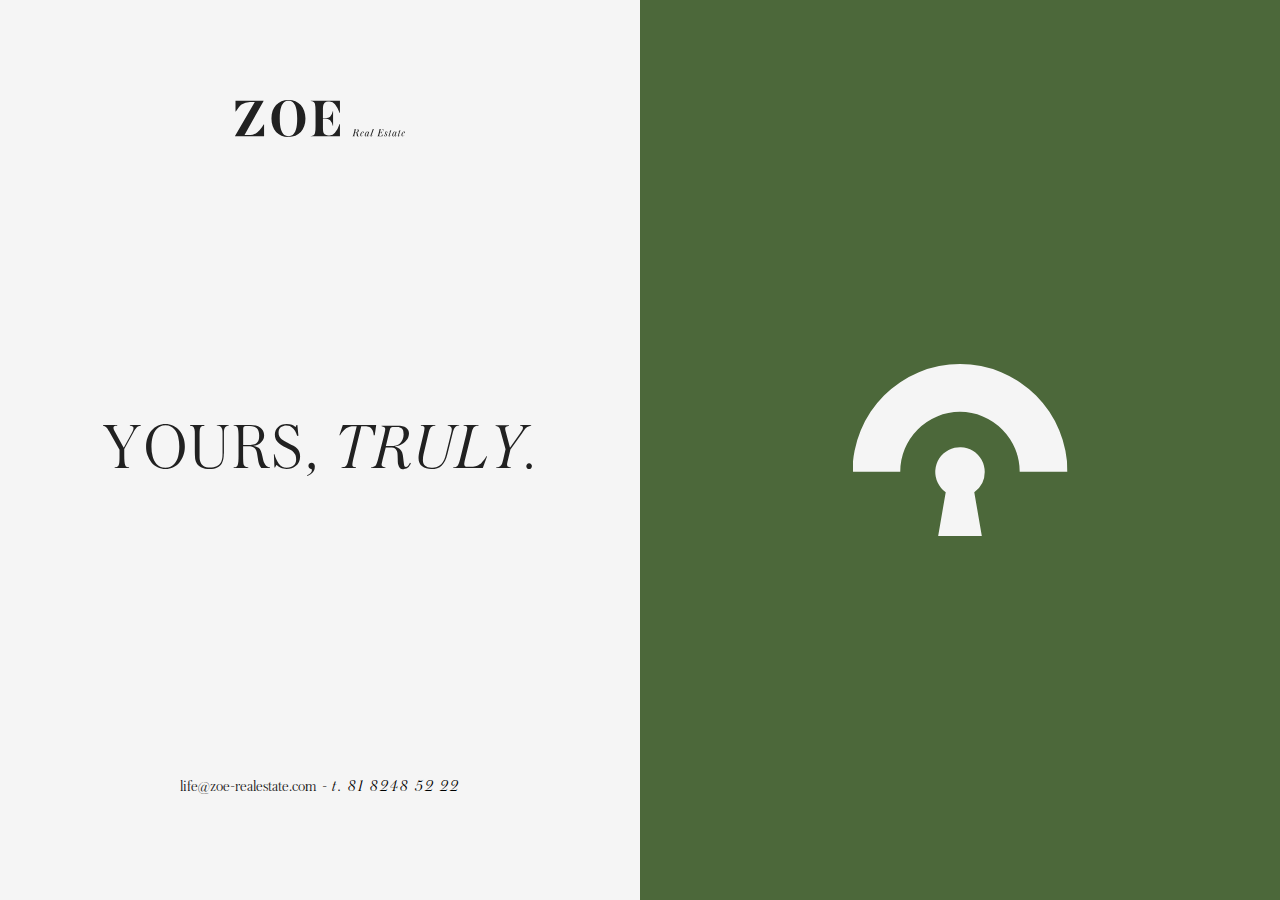
<file: index.html>
<!DOCTYPE html>
<html lang="en">
<head>
  <title>ZOE</title>
  <meta charset="utf-8">
  <meta name="viewport" content="width=device-width, initial-scale=1">
  <meta property="og:type"               content="website" />
  <meta property="og:title"              content="ZOE" />
  <meta property="og:description"        content="YOURS, TRULY." />
  <meta property="og:image"              content="assets/img/facebook.jpg" />
  <link rel="shortcut icon" href="favicon.png">
  <link rel="stylesheet" href="assets/css/main.css" />
</head>
<body>
<section class="left">
  <div class="center">
    <div class="first">
      <img src="assets/img/logo1.svg" alt="logo zoe" />
    </div>
    <div class="midle">
      <h1>yours, <span>truly.</span></h1>
    </div>
    <div class="last">
      <a href="mailto:life@zoe-realestate.com">life@zoe-realestate.com</a><span class="space">-</span><span class="tel">t. 81 8248 52 22</span>
    </div>
  </div>
  <div class="center-mobil">
    <div class="first">
      <img src="assets/img/logo1.svg" alt="logo zoe" />
    </div>
    <div class="midle">
      <h1>yours, <span>truly.</span></h1>
    </div>
    <div class="last">
      <a href="mailto:life@zoe-realestate.com">life@zoe-realestate.com</a><span class="space">-</span><span class="tel">t. 81 8248 52 22</span>
    </div>
  </div>
</section>
<section class="right">
  <img src="assets/img/logo.svg" alt="logo zoe" />
</section>

<script src="assets/js/jquery-2.1.4.min.js"></script>
<script src="assets/js/functions.js" type="text/javascript"></script>
</body>
</html>
</file>
<file: assets/css/main.css>
@font-face {
  font-family: 'Austin-Light';
  src: url("../fonts/Austin-Light.otf") format("opentype"), url("../fonts/Austin-Light.ttf") format("truetype"), url("../fonts/Austin-Light.svg#Austin-Light") format("svg");
  font-weight: normal;
  font-style: normal; }

@font-face {
  font-family: 'Austin-LightItalic';
  src: url("../fonts/Austin-LightItalic.eot") format("embedded-opentype");
  font-weight: normal;
  font-style: normal; }

@font-face {
  font-family: 'Austin-LightItalic';
  src: url("../fonts/Austin-LightItalic.otf") format("opentype"), url("../fonts/Austin-LightItalic.ttf") format("truetype"), url("../fonts/Austin-LightItalic.svg#Austin-LightItalic") format("svg");
  font-weight: normal;
  font-style: normal; }

/*! normalize.css v3.0.2 | MIT License | git.io/normalize */
html {
  -ms-text-size-adjust: 100%;
  -webkit-text-size-adjust: 100%; }

body {
  margin: 0; }

article,
aside,
details,
figcaption,
figure,
footer,
header,
hgroup,
main,
menu,
nav,
section,
summary {
  display: block; }

audio,
canvas,
progress,
video {
  display: inline-block;
  vertical-align: baseline; }

audio:not([controls]) {
  display: none;
  height: 0; }

[hidden],
template {
  display: none; }

a {
  background-color: transparent; }

a:active,
a:hover {
  outline: 0; }

abbr[title] {
  border-bottom: 1px dotted; }

b,
strong {
  font-weight: bold; }

dfn {
  font-style: italic; }

h1 {
  font-size: 2em;
  margin: 0.67em 0; }

mark {
  background: #ff0;
  color: #000; }

small {
  font-size: 80%; }

sub,
sup {
  font-size: 75%;
  line-height: 0;
  position: relative;
  vertical-align: baseline; }

sup {
  top: -0.5em; }

sub {
  bottom: -0.25em; }

img {
  border: 0; }

svg:not(:root) {
  overflow: hidden; }

figure {
  margin: 1em 40px; }

hr {
  -moz-box-sizing: content-box;
  box-sizing: content-box;
  height: 0; }

pre {
  overflow: auto; }

code,
kbd,
pre,
samp {
  font-family: monospace, monospace;
  font-size: 1em; }

button,
input,
optgroup,
select,
textarea {
  color: inherit;
  font: inherit;
  margin: 0; }

button {
  overflow: visible; }

button,
select {
  text-transform: none; }

button,
html input[type="button"],
input[type="reset"],
input[type="submit"] {
  -webkit-appearance: button;
  cursor: pointer; }

button[disabled],
html input[disabled] {
  cursor: default; }

button::-moz-focus-inner,
input::-moz-focus-inner {
  border: 0;
  padding: 0; }

input {
  line-height: normal; }

input[type="checkbox"],
input[type="radio"] {
  box-sizing: border-box;
  padding: 0; }

input[type="number"]::-webkit-inner-spin-button,
input[type="number"]::-webkit-outer-spin-button {
  height: auto; }

input[type="search"] {
  -webkit-appearance: textfield;
  -moz-box-sizing: content-box;
  -webkit-box-sizing: content-box;
  box-sizing: content-box; }

input[type="search"]::-webkit-search-cancel-button,
input[type="search"]::-webkit-search-decoration {
  -webkit-appearance: none; }

fieldset {
  border: 1px solid #c0c0c0;
  margin: 0 2px;
  padding: 0.35em 0.625em 0.75em; }

legend {
  border: 0;
  padding: 0; }

textarea {
  overflow: auto; }

optgroup {
  font-weight: bold; }

table {
  border-collapse: collapse;
  border-spacing: 0; }

td,
th {
  padding: 0; }

body {
  font-size: 10pt;
  line-height: 1.6;
  -webkit-font-smoothing: antialiased;
  -webkit-text-size-adjust: 100%; }

::-moz-selection {
  background: #FFF498; }

::selection {
  background: #FFF498; }

::-moz-selection {
  background: #FFF498; }

img::-moz-selection {
  background: transparent; }

img::selection {
  background: transparent; }

img::-moz-selection {
  background: transparent; }

body {
  -webkit-tap-highlight-color: #FFF498; }

a {
  color: #0074D9;
  text-decoration: none;
  outline: 0; }
  a:hover, a:focus {
    color: #40a6ff; }

section.left {
  width: 50%;
  height: 100vh;
  background: #F5F5F5;
  position: absolute; }
  section.left .center-mobil {
    display: none;
    text-align: center;
    position: relative;
    top: 50%;
    -webkit-transform: translateY(-50%);
    -ms-transform: translateY(-50%);
    transform: translateY(-50%); }
    section.left .center-mobil .first img {
      width: 170px; }
    section.left .center-mobil .midle h1 {
      color: #212121;
      font-family: 'Austin-Light';
      text-transform: uppercase;
      font-weight: lighter;
      letter-spacing: 2px;
      padding: 0; }
    section.left .center-mobil .last {
      font-size: 12pt; }
      section.left .center-mobil .last span {
        font-family: 'Austin-LightItalic';
        color: #191818; }
      section.left .center-mobil .last a {
        padding-right: 5px;
        font-family: 'Austin-Light';
        color: #191818; }
      section.left .center-mobil .last .space {
        font-family: 'Austin-Light'; }
      section.left .center-mobil .last .tel {
        padding-left: 5px;
        letter-spacing: 2px; }
  section.left .center {
    height: 100vh;
    position: relative;
    text-align: center;
    background: #F5F5F5;
    display: -webkit-flex;
    display: -ms-flexbox;
    display: flex;
    -webkit-flex-direction: column;
    -ms-flex-direction: column;
    flex-direction: column;
    -webkit-justify-content: center;
    -ms-flex-pack: center;
    justify-content: center; }
    section.left .center .first {
      position: absolute;
      top: 100px;
      left: 50%;
      -webkit-transform: translateX(-50%);
      -ms-transform: translateX(-50%);
      transform: translateX(-50%); }
      section.left .center .first img {
        width: 170px; }
    section.left .center .midle h1 {
      color: #212121;
      font-family: 'Austin-Light';
      text-transform: uppercase;
      font-weight: lighter;
      letter-spacing: 2px;
      font-size: 58.69pt;
      padding: 0 20px; }
      section.left .center .midle h1 span {
        font-family: 'Austin-LightItalic'; }
    section.left .center .last {
      width: 330px;
      max-width: 330px;
      position: absolute;
      left: 50%;
      -webkit-transform: translateX(-50%);
      -ms-transform: translateX(-50%);
      transform: translateX(-50%);
      bottom: 100px;
      font-size: 12pt; }
      section.left .center .last span {
        font-family: 'Austin-LightItalic'; }
      section.left .center .last a {
        padding-right: 5px;
        font-family: 'Austin-Light';
        color: #191818; }
      section.left .center .last .space {
        font-family: 'Austin-Light'; }
      section.left .center .last .tel {
        padding-left: 5px;
        letter-spacing: 2px; }

section.right {
  position: absolute;
  top: 0;
  right: 0;
  width: 50%;
  height: 100vh;
  background: #4C683A;
  display: -webkit-flex;
  display: -ms-flexbox;
  display: flex;
  -webkit-flex-direction: column;
  -ms-flex-direction: column;
  flex-direction: column;
  -webkit-justify-content: center;
  -ms-flex-pack: center;
  justify-content: center; }
  section.right img {
    position: relative;
    left: 50%;
    -webkit-transform: translateX(-50%);
    -ms-transform: translateX(-50%);
    transform: translateX(-50%);
    width: 215px; }

@media (max-width: 1280px) {
  section.left h1 {
    font-size: 48.69pt !important; } }

@media (max-width: 768px) {
  section.left {
    display: block !important;
    position: static !important;
    width: 100%;
    height: 50vh !important; }
    section.left .center-mobil {
      display: block; }
    section.left .center {
      display: none; }
  section.right {
    position: relative;
    width: 100%;
    height: 50vh;
    bottom: 50px !important; }
    section.right img {
      width: 200px; } }

@media (max-width: 460px) {
  section.left .center-mobil .first img {
    width: 100px; }
  section.left .center-mobil .midle h1 {
    font-size: 30pt !important; }
  section.left .center-mobil .last span {
    font-size: 10pt !important; }
  section.left .center-mobil .last a {
    font-size: 10pt !important; }
  section.right {
    position: relative;
    width: 100%;
    height: 50vh;
    bottom: 50px !important; }
    section.right img {
      width: 130px !important; } }
</file>
